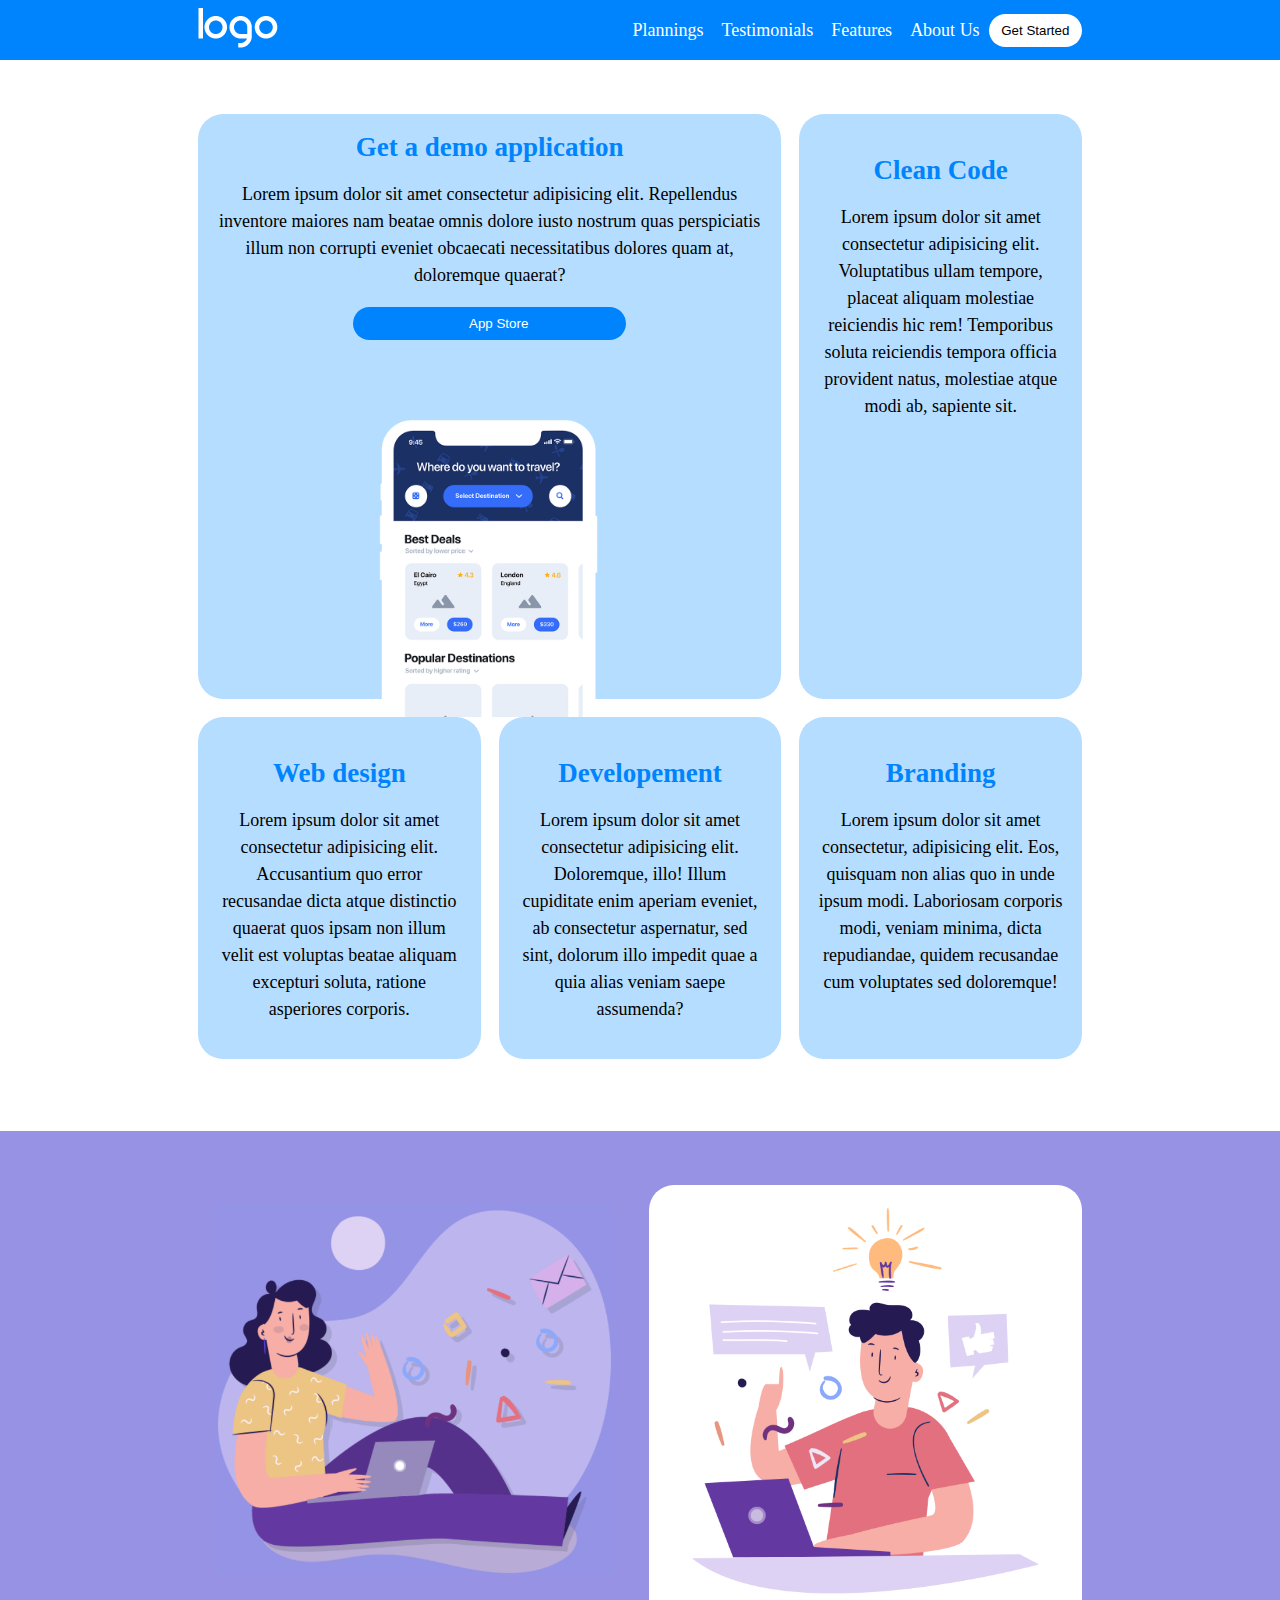
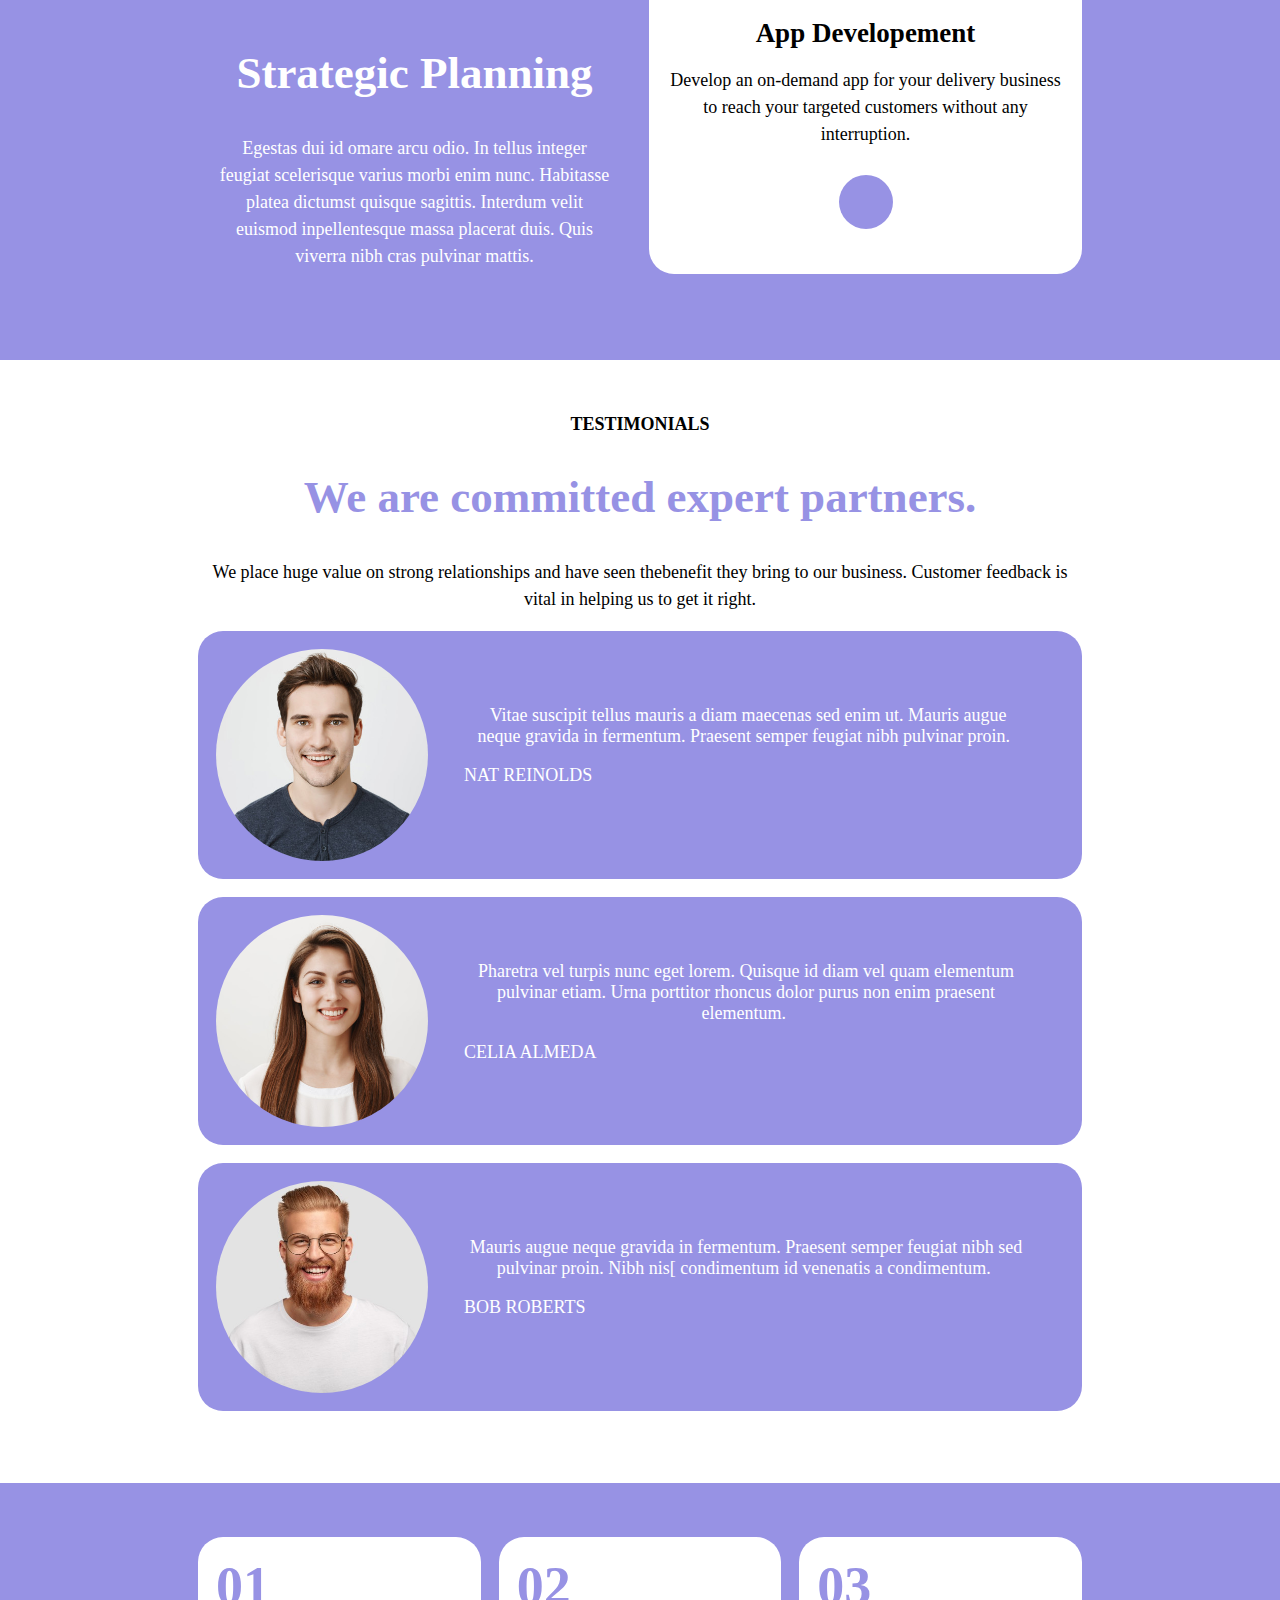
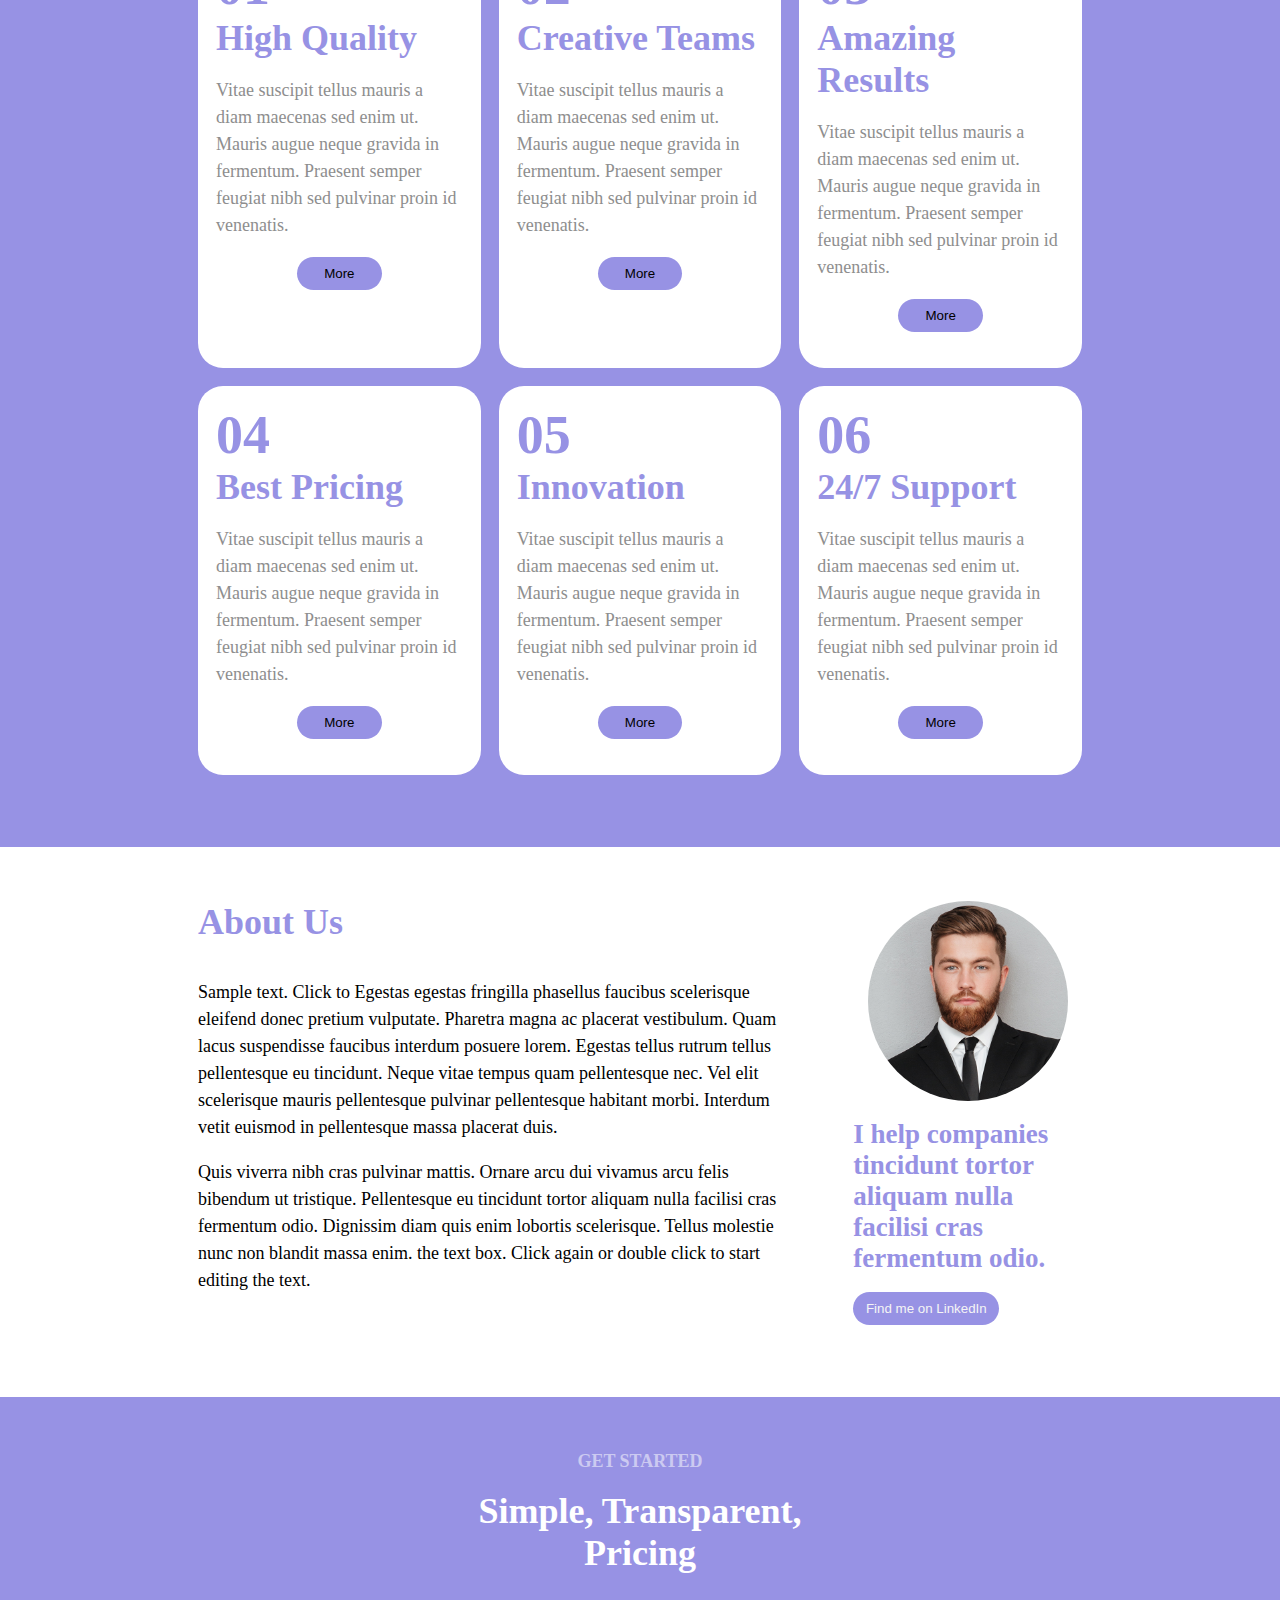
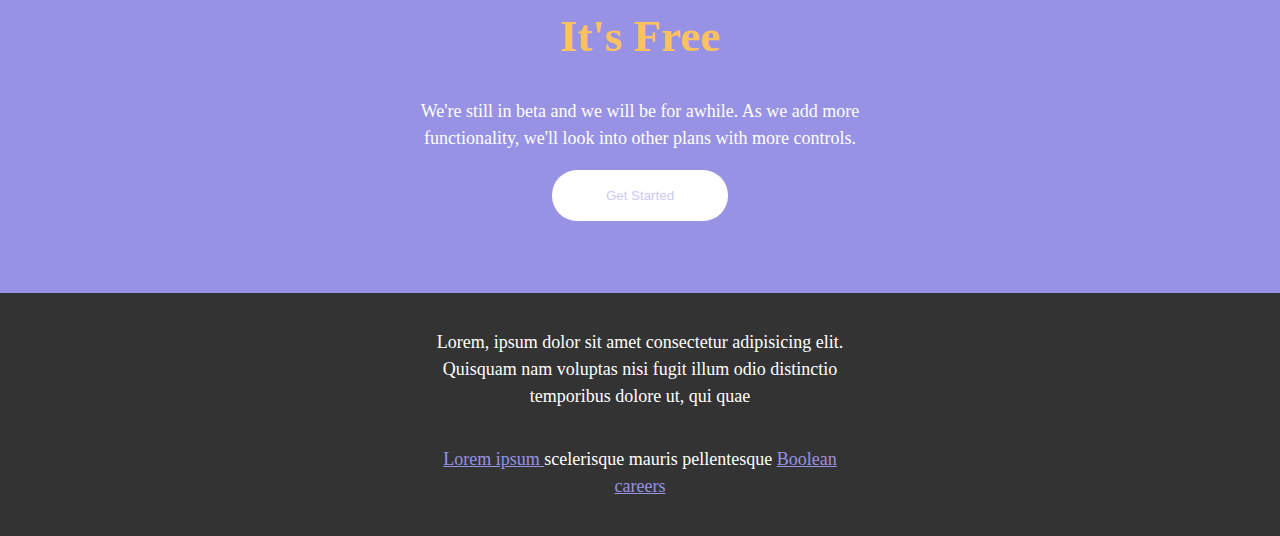
<file: index.html>
<!DOCTYPE html>
<html lang="en">
<head>
    <meta charset="UTF-8">
    <meta http-equiv="X-UA-Compatible" content="IE=edge">
    <meta name="viewport" content="width=device-width, initial-scale=1.0">
    <title>Responsive</title>
    <link rel="stylesheet" href="css/style.css">
    <link rel="stylesheet" href="css/media-style.css">
    <link rel="stylesheet" href="https://cdnjs.cloudflare.com/ajax/libs/font-awesome/6.2.0/css/all.min.css" integrity="sha512-xh6O/CkQoPOWDdYTDqeRdPCVd1SpvCA9XXcUnZS2FmJNp1coAFzvtCN9BmamE+4aHK8yyUHUSCcJHgXloTyT2A==" crossorigin="anonymous" referrerpolicy="no-referrer" />
</head>
<body>
    <header>
        <div class="container">
            <nav>
                <div class="logo">
                    <img src="img/logo.png" alt="Logo">
                </div>
                <div class="right-nav">
                    <a href="#">Plannings</a>
                    <a href="#">Testimonials</a>
                    <a href="#">Features</a>
                    <a href="#">About Us</a>
                    <button>Get Started</button>
                </div>
                <div class="hamburger">
                    <i class="fa-solid fa-bars"></i>
                </div>
            </nav>
        </div>
    </header>
    <main>
        <section>
            <div class="container">
                <div class="row">
                    <div class="col col-md-2-3">
                        <div class="card-lg-2-3 card">
                            <div class="description-container">
                                <h3>Get a demo application</h3>
                                <p>Lorem ipsum dolor sit amet consectetur adipisicing elit. Repellendus inventore maiores nam beatae omnis dolore iusto nostrum quas perspiciatis illum non corrupti eveniet obcaecati necessitatibus dolores quam at, doloremque quaerat?</p>
                                <button>
                                    <i class="fa-brands fa-apple"></i>
                                    App Store 
                                </button>
                            </div>
                            <div class="phone-img-container">
                                <img src="img/phone.png" alt="Phone picture">
                            </div>
                        </div>
                    </div>
                    <div class="col col-md-1-3">
                        <div class="card">
                            <i class="fa-solid fa-file-code"></i>
                            <h3>Clean Code</h3>
                            <p>Lorem ipsum dolor sit amet consectetur adipisicing elit. Voluptatibus ullam tempore, placeat aliquam molestiae reiciendis hic rem! Temporibus soluta reiciendis tempora officia provident natus, molestiae atque modi ab, sapiente sit.</p>
                        </div>
                    </div>
                    <div class="col col-md-1-3">
                        <div class="card">
                            <i class="fa-solid fa-compass-drafting"></i>
                            <h3>Web design</h3>
                            <p>Lorem ipsum dolor sit amet consectetur adipisicing elit. Accusantium quo error recusandae dicta atque distinctio quaerat quos ipsam non illum velit est voluptas beatae aliquam excepturi soluta, ratione asperiores corporis.</p>
                        </div>
                    </div>
                    <div class="col col-md-1-3">
                        <div class="card">
                            <i class="fa-solid fa-laptop-code"></i>
                            <h3>Developement</h3>
                            <p>Lorem ipsum dolor sit amet consectetur adipisicing elit. Doloremque, illo! Illum cupiditate enim aperiam eveniet, ab consectetur aspernatur, sed sint, dolorum illo impedit quae a quia alias veniam saepe assumenda?</p>
                        </div>
                    </div>
                    <div class="col col-md-1-3">
                        <div class="card">
                            <i class="fa-solid fa-bullhorn"></i>
                            <h3>Branding</h3>
                            <p>Lorem ipsum dolor sit amet consectetur, adipisicing elit. Eos, quisquam non alias quo in unde ipsum modi. Laboriosam corporis modi, veniam minima, dicta repudiandae, quidem recusandae cum voluptates sed doloremque!</p>
                        </div>
                    </div>

                </div>
            </div>
        </section>
        <section class=bg-violet>
            <div class="container">
                <div class="row">
                    <div class="col col-lg-1-2">
                        <div class="strategic-img-container">
                            <img src="img/planning1.png" alt="planning1">
                        </div>
                        <div class="description-planning">
                            <h1>Strategic Planning</h1>
                            <p>Egestas dui id omare arcu odio. In tellus integer feugiat scelerisque varius morbi enim nunc. Habitasse platea dictumst quisque sagittis. Interdum velit euismod inpellentesque massa placerat duis. Quis viverra nibh cras pulvinar mattis.</p>
                        </div>
                        
                    </div>
                    <div class="col col-lg-1-2">
                        <div class="strategic-img-container bg-white card">
                            <img src="img/planning2.png" alt="planning2">
                            <h3>App Developement</h3>
                            <p>Develop an on-demand app for your delivery business to reach your targeted customers without any interruption.</p>
                            <button><i class="fa-solid fa-arrow-down"></i></button>
                        </div>
                    </div>
                </div>
            </div>
        </section>
        <section>
            <div class="container">
                <div class="row">
                    <div class="col">
                        <h4>TESTIMONIALS</h4>
                        <h1 class="text-violet">We are committed expert partners.</h1>
                        <p>We place huge value on strong relationships and have seen thebenefit they bring to our business. Customer feedback is vital in helping us to get it right.</p>
                        <div class="card card-testimonial">
                            <div class="col-lg-1-4 col-md-1-3 testimonial-container">
                                    <img src="img/testimonial1.jpg" alt="">
                            </div>
                            <div class="col-lg-3-4 col-md-2-3 testimonial-description">
                                <i class="fa-solid fa-quote-left"></i> Vitae suscipit tellus mauris a diam maecenas sed enim ut. Mauris augue neque gravida in fermentum. Praesent semper feugiat nibh pulvinar proin. <i class="fa-solid fa-quote-right"></i>
                                <div class="testimonial-name">NAT REINOLDS</div>
                            </div>
                        </div>
                    </div>
                    <div class="col">
                        <div class="card card-testimonial">
                            <div class="col-lg-1-4 col-md-1-3 testimonial-container">
                                    <img src="img/testimonial2.jpg" alt="">
                            </div>
                            <div class="col-lg-3-4 col-md-2-3 testimonial-description">
                                <i class="fa-solid fa-quote-left"></i>Pharetra vel turpis nunc eget lorem. Quisque id diam vel quam elementum pulvinar etiam. Urna porttitor rhoncus dolor purus non enim praesent elementum. <i class="fa-solid fa-quote-right"></i>
                                <div class="testimonial-name">CELIA ALMEDA</div>
                            </div>
                        </div>
                    </div>
                    <div class="col">
                        <div class="card card-testimonial">
                            <div class="col-lg-1-4 col-md-1-3 testimonial-container">
                                    <img src="img/testimonial3.jpg" alt="">
                            </div>
                            <div class="col-lg-3-4 col-md-2-3 testimonial-description">
                                <i class="fa-solid fa-quote-left"></i>Mauris augue neque gravida in fermentum. Praesent semper feugiat nibh sed pulvinar proin. Nibh nis[ condimentum id venenatis a condimentum. <i class="fa-solid fa-quote-right"></i>
                                <div class="testimonial-name">BOB ROBERTS</div>
                            </div>
                        </div>
                    </div>
                    
                </div>
            </div>
        </section>
        <section class="bg-violet">
            <div class="container">
                <div class="row">
                    <div class="col col-md-1-2 col-1-3-lg">
                        <div class="card card-white">
                            <h1>01</h1>
                            <h2>High Quality</h2>
                            <p>Vitae suscipit tellus mauris a diam maecenas sed enim ut. Mauris augue neque gravida in fermentum. Praesent semper feugiat nibh sed pulvinar proin id venenatis.</p>
                            <button>More</button>
                        </div>
                    </div>
                    <div class="col col-md-1-2 col-1-3-lg">
                        <div class="card card-white">
                            <h1>02</h1>
                            <h2>Creative Teams</h2>
                            <p>Vitae suscipit tellus mauris a diam maecenas sed enim ut. Mauris augue neque gravida in fermentum. Praesent semper feugiat nibh sed pulvinar proin id venenatis.</p>
                            <button>More</button>
                        </div>
                    </div>
                    <div class="col col-md-1-2 col-1-3-lg">
                        <div class="card card-white">
                            <h1>03</h1>
                            <h2>Amazing Results</h2>
                            <p>Vitae suscipit tellus mauris a diam maecenas sed enim ut. Mauris augue neque gravida in fermentum. Praesent semper feugiat nibh sed pulvinar proin id venenatis.</p>
                            <button>More</button>
                        </div>
                    </div>
                    <div class="col col-md-1-2 col-1-3-lg">
                        <div class="card card-white">
                            <h1>04</h1>
                            <h2>Best Pricing</h2>
                            <p>Vitae suscipit tellus mauris a diam maecenas sed enim ut. Mauris augue neque gravida in fermentum. Praesent semper feugiat nibh sed pulvinar proin id venenatis.</p>
                            <button>More</button>
                        </div>
                    </div>
                    <div class="col col-md-1-2 col-1-3-lg">
                        <div class="card card-white">
                            <h1>05</h1>
                            <h2>Innovation</h2>
                            <p>Vitae suscipit tellus mauris a diam maecenas sed enim ut. Mauris augue neque gravida in fermentum. Praesent semper feugiat nibh sed pulvinar proin id venenatis.</p>
                            <button>More</button>
                        </div>
                    </div>
                    <div class="col col-md-1-2 col-1-3-lg">
                        <div class="card card-white">
                            <h1>06</h1>
                            <h2>24/7 Support</h2>
                            <p>Vitae suscipit tellus mauris a diam maecenas sed enim ut. Mauris augue neque gravida in fermentum. Praesent semper feugiat nibh sed pulvinar proin id venenatis.</p>
                            <button>More</button>
                        </div>
                    </div>

                </div>
            </div>
        </section>
        <section>
            <div class="container">
                <div class="row">
                    <div class="col col-md-1-2 col-2-3-lg about-us">
                        <h2>About Us</h2>
                        <p>Sample text. Click to Egestas egestas fringilla phasellus faucibus scelerisque eleifend donec pretium vulputate. Pharetra magna ac placerat vestibulum. Quam lacus suspendisse faucibus interdum posuere lorem. Egestas tellus rutrum tellus pellentesque eu tincidunt. Neque vitae tempus quam pellentesque nec. Vel elit scelerisque mauris pellentesque pulvinar pellentesque habitant morbi. Interdum vetit euismod in pellentesque massa placerat duis.</p>
                        <p>Quis viverra nibh cras pulvinar mattis. Ornare arcu dui vivamus arcu felis bibendum ut tristique. Pellentesque eu tincidunt tortor aliquam nulla facilisi cras fermentum odio. Dignissim diam quis enim lobortis scelerisque. Tellus molestie nunc non blandit massa enim. the text box. Click again or double click to start editing the text.</p>
                    </div>
                    <div class="col col-md-1-2 col-1-3-lg">
                        <div class="testimonial-container about">
                            <div class="img-about-us">
                                <img src="img/about.jpg" alt="">
                                <i class="fa-solid fa-quote-left"></i>
                            </div>
                            <div class="bio-about">
                                <h3>I help companies tincidunt tortor aliquam nulla facilisi cras fermentum odio.</h3>
                                <button>
                                    <i class="fa-brands fa-linkedin"></i>
                                    Find me on LinkedIn
                                </button>
                            </div>
                        </div>
                    </div>
                </div>
            </div>
        </section>
        <section class="bg-violet">
            <div class="container">

                <div class="pre-footer-container">
                    <div class="col-container">
                        <h4>GET STARTED</h4>
                        <h2>Simple, Transparent, Pricing</h2>
                        <h1>It's Free</h1>
                        <p>We're still in beta and we will be for awhile. As we add more functionality, we'll look into other plans with more controls.</p>
                        <button>Get Started</button>
                        <div class="copyright"> </div>
                    </div>
                </div>
            </div>

        </section>
        <footer>
            <div class="container">
                <div class="pre-footer-container">
                    <div class="col-container">
                        <div class="col-center">
                            <p> Lorem, ipsum dolor sit amet consectetur adipisicing elit. Quisquam nam voluptas nisi fugit illum odio distinctio temporibus dolore ut, qui quae</p>
                            <p>
                                <a href="#"> Lorem ipsum </a>scelerisque mauris pellentesque <a href="#"> Boolean careers </a>
                            </p>
                            
                        </div>
                    </div>
                </div>
            </div>
        </footer>

    </main>
</body>
</html>
</file>
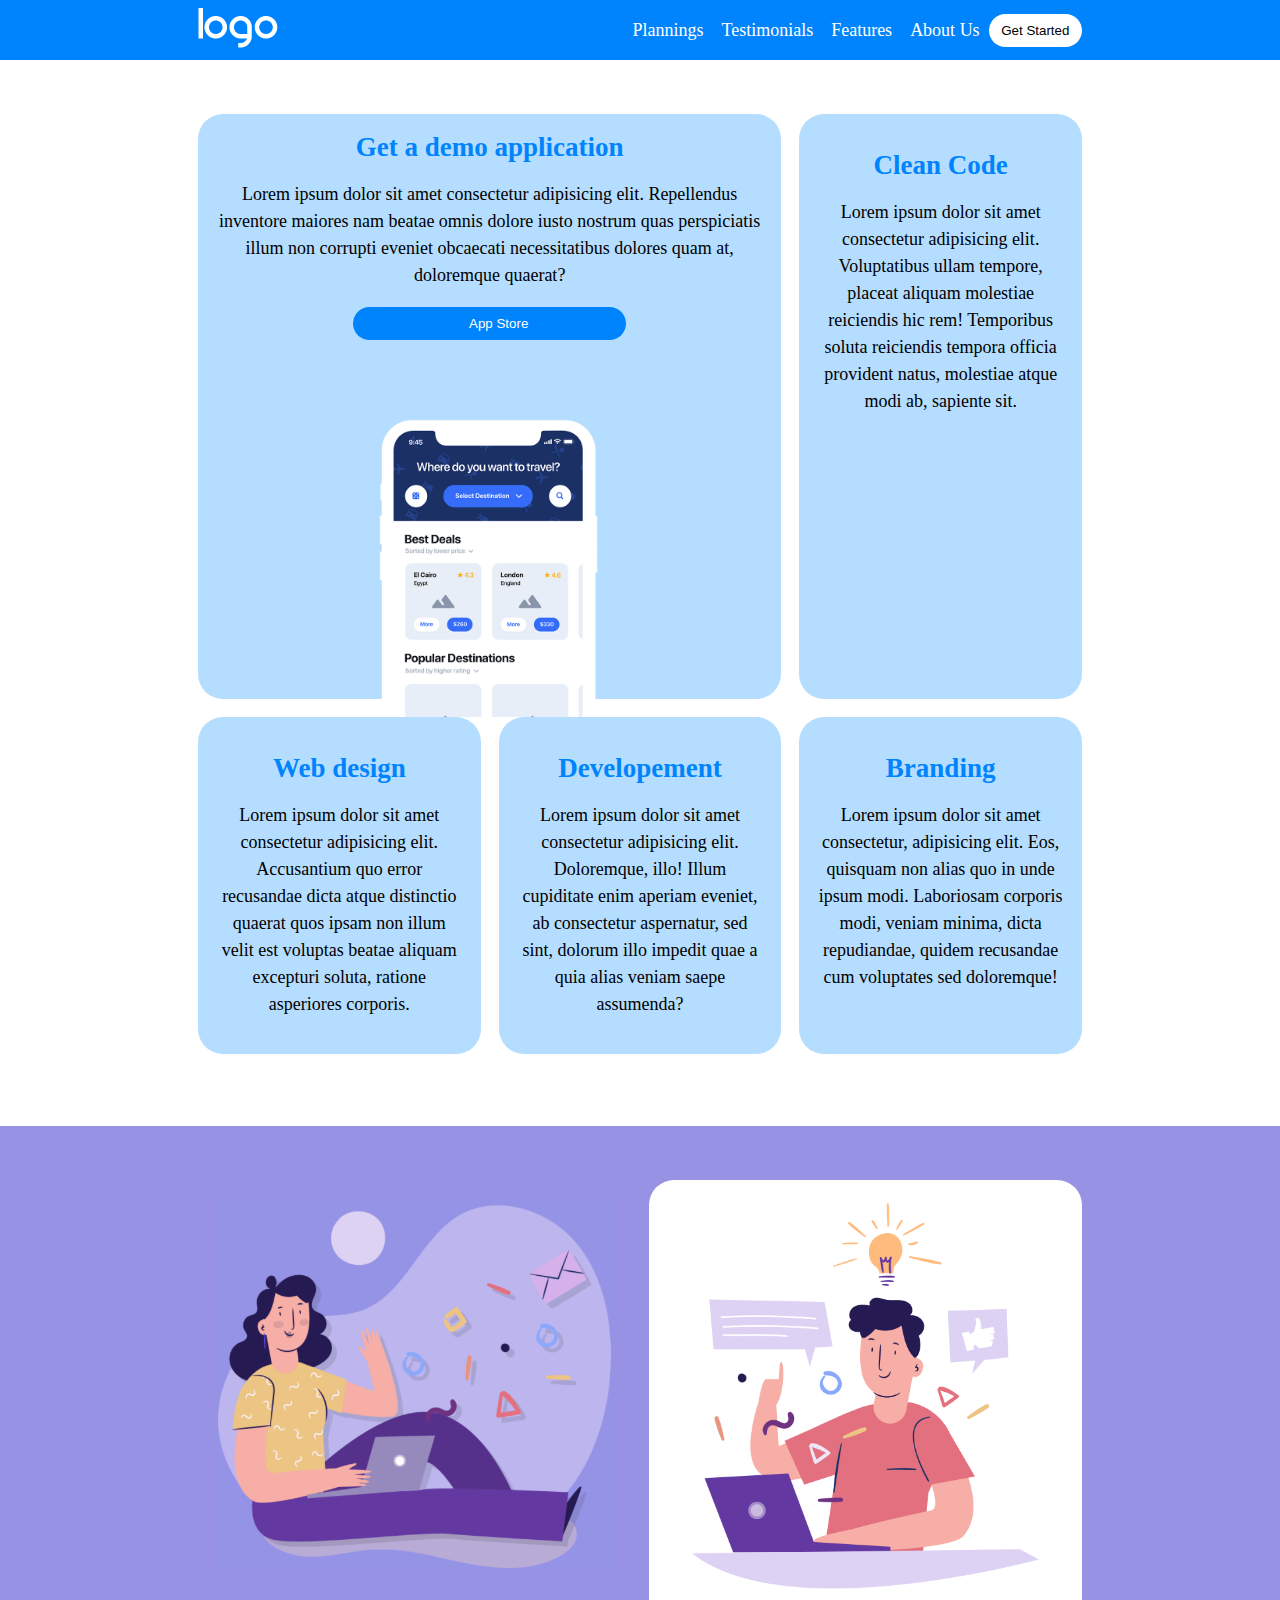
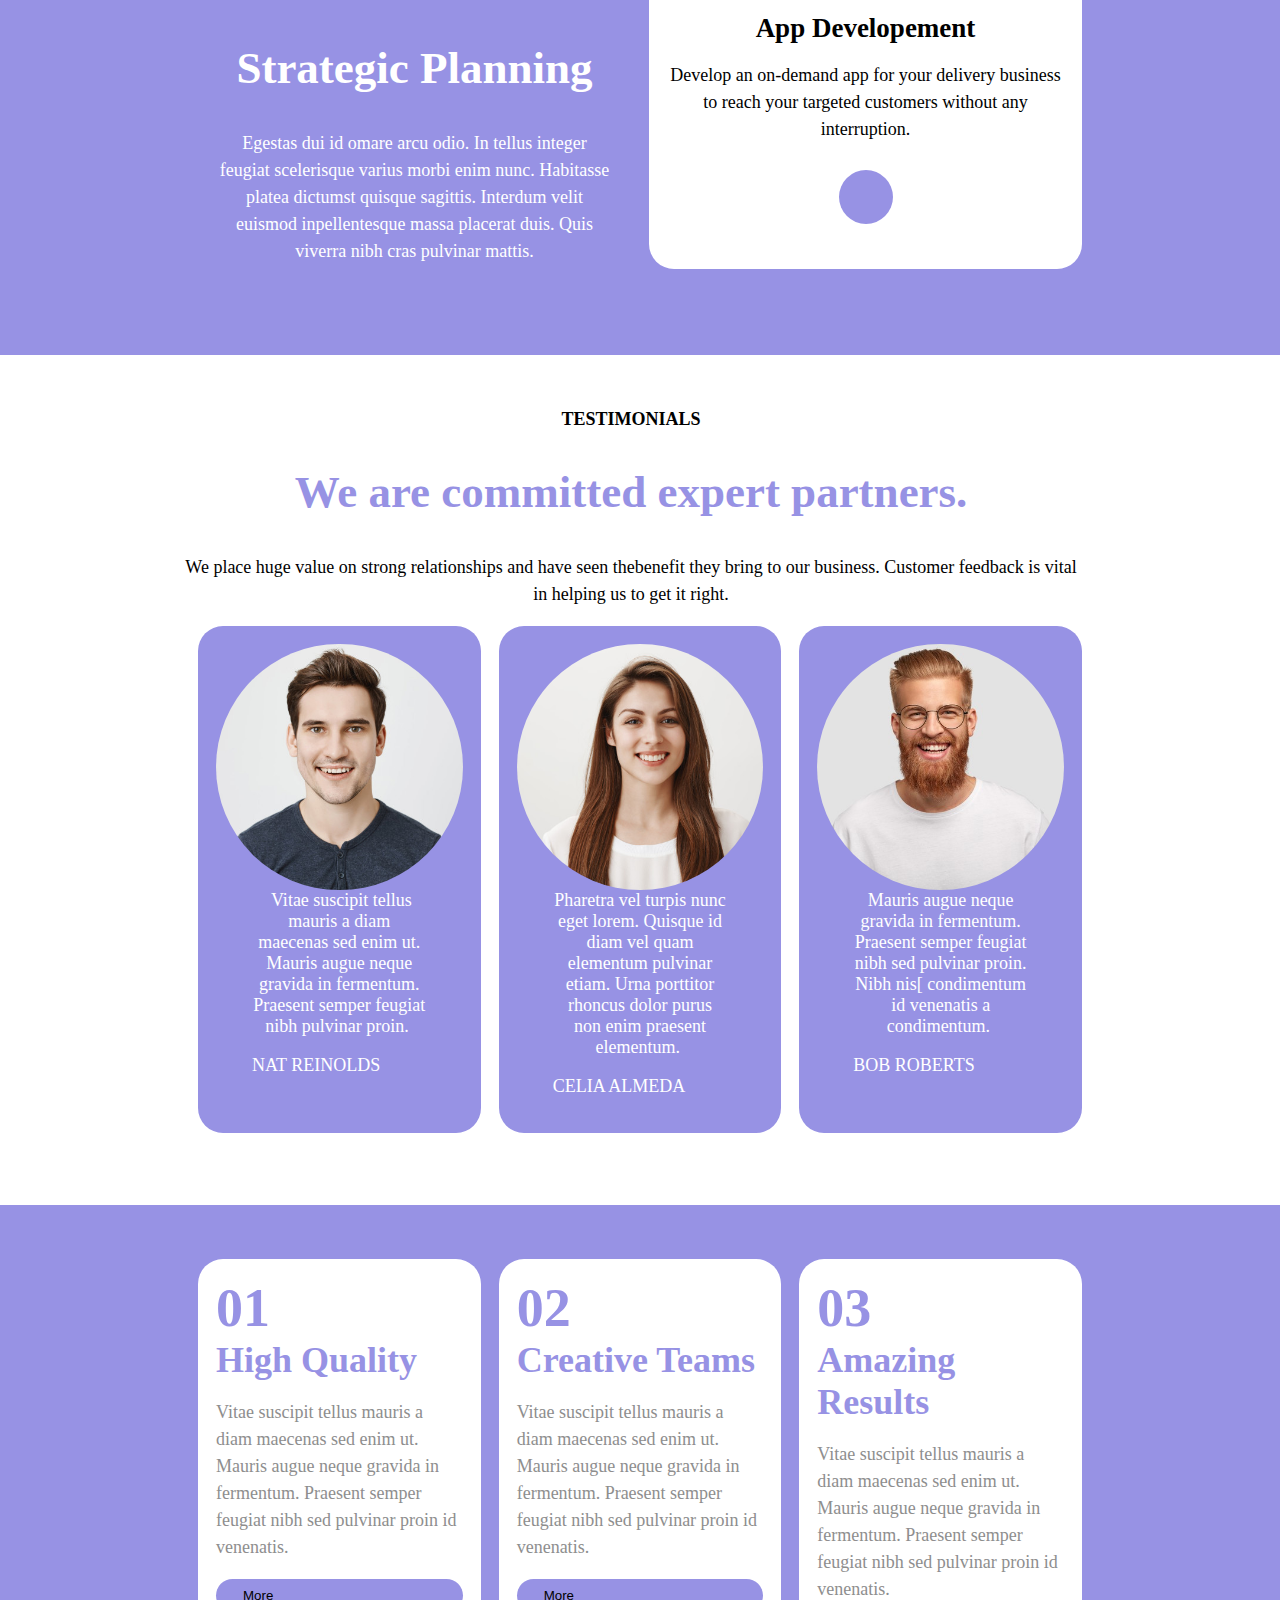
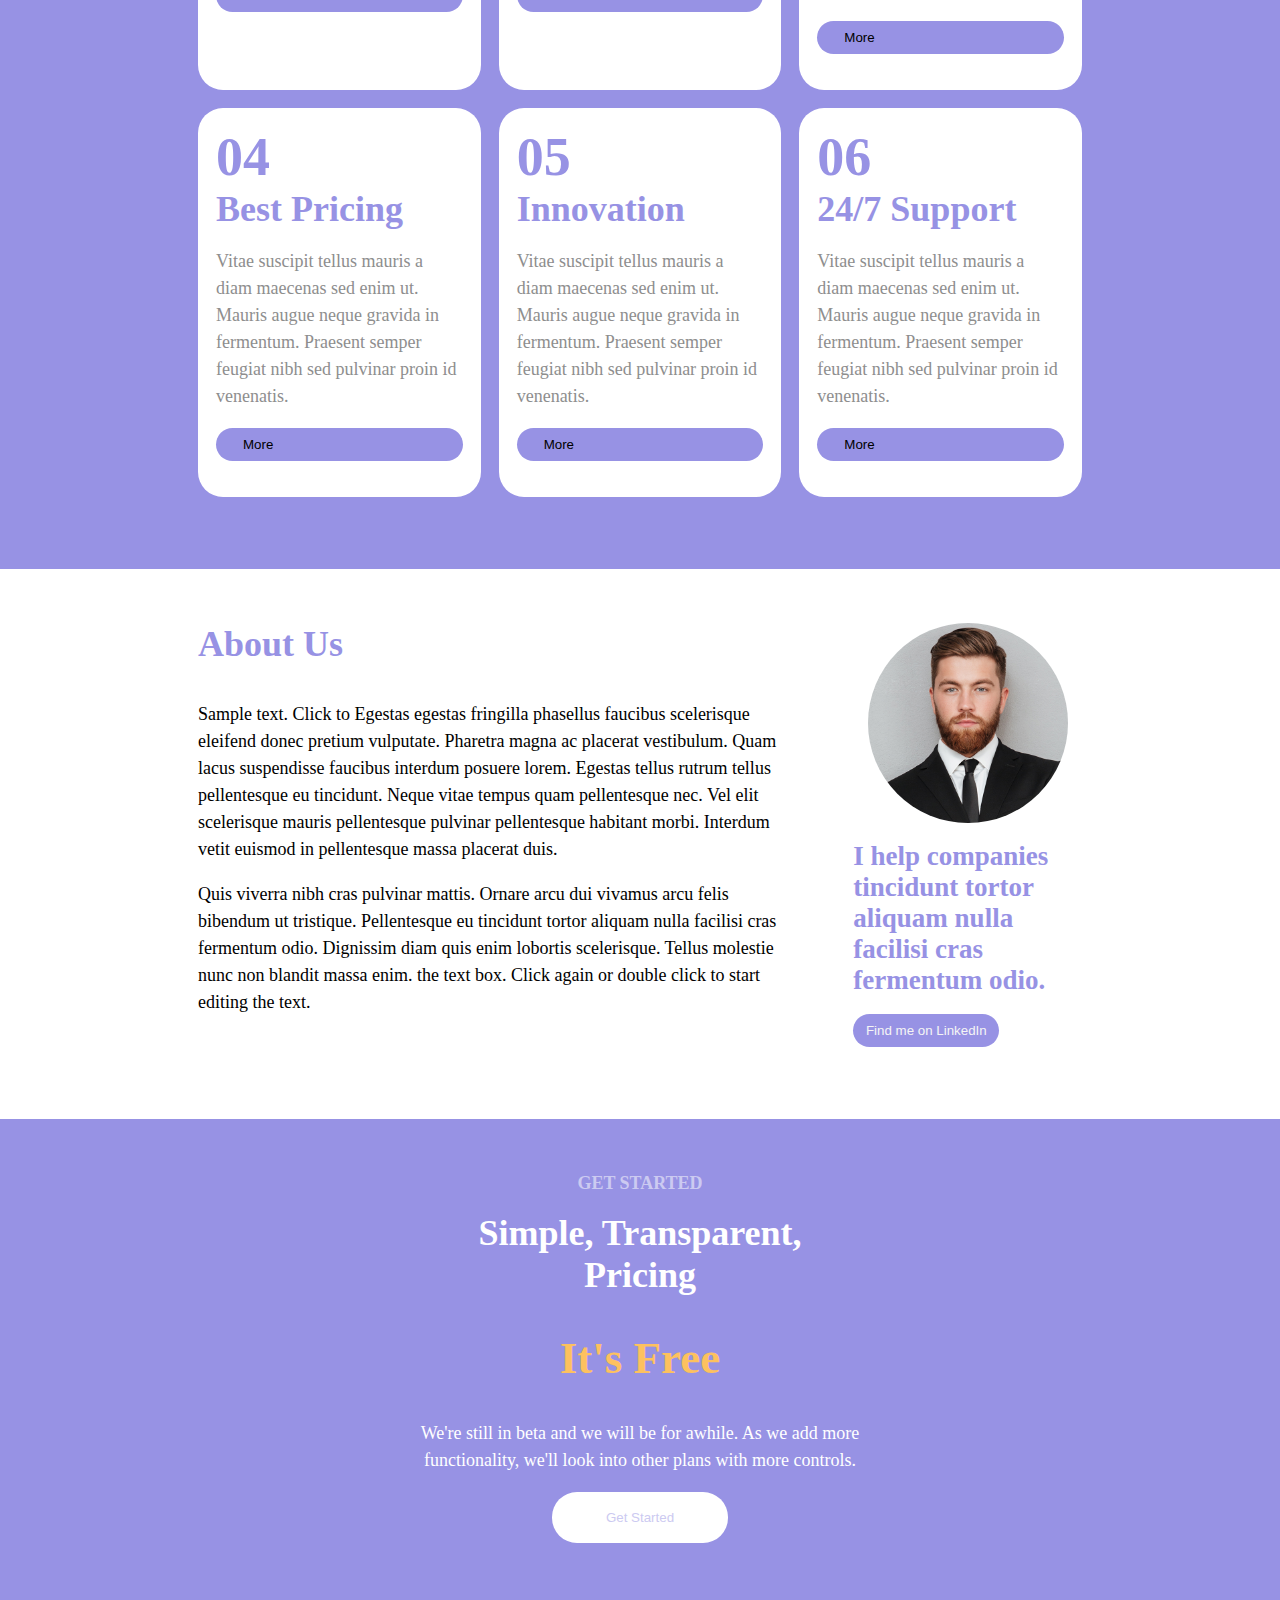
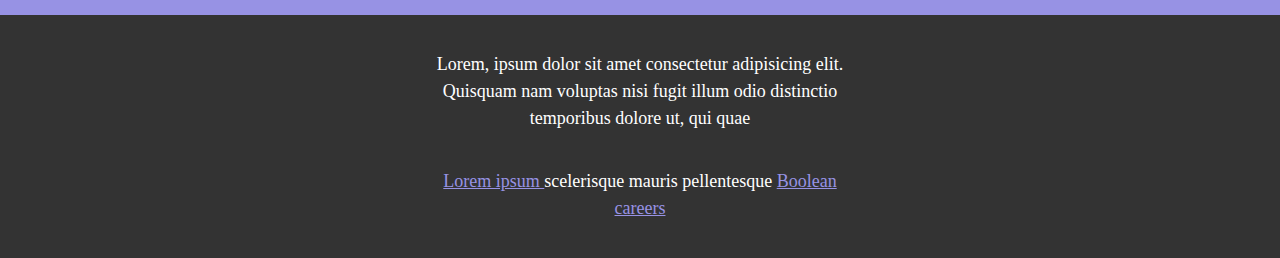
<file: bonus.html>
<!DOCTYPE html>
<html lang="en">
<head>
    <meta charset="UTF-8">
    <meta http-equiv="X-UA-Compatible" content="IE=edge">
    <meta name="viewport" content="width=device-width, initial-scale=1.0">
    <title>Responsive</title>
    <link rel="stylesheet" href="css/style.css">
    <link rel="stylesheet" href="https://cdnjs.cloudflare.com/ajax/libs/font-awesome/6.2.0/css/all.min.css" integrity="sha512-xh6O/CkQoPOWDdYTDqeRdPCVd1SpvCA9XXcUnZS2FmJNp1coAFzvtCN9BmamE+4aHK8yyUHUSCcJHgXloTyT2A==" crossorigin="anonymous" referrerpolicy="no-referrer" />
    <link rel="stylesheet" href="css/bonus.css">
    
    
</head>
<body>
    <header>
        <div class="container">
            <nav>
                <div class="logo">
                    <img src="img/logo.png" alt="Logo">
                </div>
                <div class="right-nav">
                    <a href="#">Plannings</a>
                    <a href="#">Testimonials</a>
                    <a href="#">Features</a>
                    <a href="#">About Us</a>
                    <button>Get Started</button>
                </div>
                <div class="hamburger">
                    <label>
                        <i class="fa-solid fa-bars"></i>
                        <input type="checkbox">
                        <div class="menu">
                            <ul>
                                <li><a href="#"> Plannings </a></li>
                                <li><a href="#"> Testimonials </a></li>
                                <li><a href="#"> Features </a></li>
                                <li><a href="#"> About Us </a></li>
                                <li><a href="#"> Get Started </a></li>
                            </ul>
                        </div>
                    </label>
                </div>
            </nav>
        </div>
    </header>
    <main>
        <section>
            <div class="container">
                <div class="row">
                    <div class="col col-md-2-3 ">
                        <div class="card-lg-2-3 card .col-sm-100">
                            <div class="description-container">
                                <h3>Get a demo application</h3>
                                <p>Lorem ipsum dolor sit amet consectetur adipisicing elit. Repellendus inventore maiores nam beatae omnis dolore iusto nostrum quas perspiciatis illum non corrupti eveniet obcaecati necessitatibus dolores quam at, doloremque quaerat?</p>
                                <button>
                                    <i class="fa-brands fa-apple"></i>
                                    App Store 
                                </button>
                            </div>
                            <div class="phone-img-container">
                                <img src="img/phone.png" alt="Phone picture">
                            </div>
                        </div>
                    </div>
                    <div class="col col-sm-50 col-md-1-3 ">
                        <div class="card">
                            <i class="fa-solid fa-file-code"></i>
                            <h3>Clean Code</h3>
                            <p>Lorem ipsum dolor sit amet consectetur adipisicing elit. Voluptatibus ullam tempore, placeat aliquam molestiae reiciendis hic rem! Temporibus soluta reiciendis tempora officia provident natus, molestiae atque modi ab, sapiente sit.</p>
                        </div>
                    </div>
                    <div class="col col-sm-50 col-md-1-3">
                        <div class="card">
                            <i class="fa-solid fa-compass-drafting"></i>
                            <h3>Web design</h3>
                            <p>Lorem ipsum dolor sit amet consectetur adipisicing elit. Accusantium quo error recusandae dicta atque distinctio quaerat quos ipsam non illum velit est voluptas beatae aliquam excepturi soluta, ratione asperiores corporis.</p>
                        </div>
                    </div>
                    <div class="col col-sm-50 col-md-1-3">
                        <div class="card">
                            <i class="fa-solid fa-laptop-code"></i>
                            <h3>Developement</h3>
                            <p>Lorem ipsum dolor sit amet consectetur adipisicing elit. Doloremque, illo! Illum cupiditate enim aperiam eveniet, ab consectetur aspernatur, sed sint, dolorum illo impedit quae a quia alias veniam saepe assumenda?</p>
                        </div>
                    </div>
                    <div class="col col-sm-50 col-md-1-3">
                        <div class="card">
                            <i class="fa-solid fa-bullhorn"></i>
                            <h3>Branding</h3>
                            <p>Lorem ipsum dolor sit amet consectetur, adipisicing elit. Eos, quisquam non alias quo in unde ipsum modi. Laboriosam corporis modi, veniam minima, dicta repudiandae, quidem recusandae cum voluptates sed doloremque!</p>
                        </div>
                    </div>

                </div>
            </div>
        </section>
        <section class=bg-violet>
            <div class="container">
                <div class="row">
                    <div class="col col-md-1-2 col-lg-1-2 col-sm-100">
                        <div class="strategic-img-container">
                            <img src="img/planning1.png" alt="planning1">
                        </div>
                        <div class="description-planning">
                            <h1>Strategic Planning</h1>
                            <p>Egestas dui id omare arcu odio. In tellus integer feugiat scelerisque varius morbi enim nunc. Habitasse platea dictumst quisque sagittis. Interdum velit euismod inpellentesque massa placerat duis. Quis viverra nibh cras pulvinar mattis.</p>
                        </div>
                        
                    </div>
                    <div class="col col-md-1-2 col-lg-1-2 col-sm-100">
                        <div class="strategic-img-container bg-white card">
                            <img src="img/planning2.png" alt="planning2">
                            <h3>App Developement</h3>
                            <p>Develop an on-demand app for your delivery business to reach your targeted customers without any interruption.</p>
                            <button><i class="fa-solid fa-arrow-down"></i></button>
                        </div>
                    </div>
                </div>
            </div>
        </section>
        <section>
            <div class="container">
                <div class="row">
                    <div class="introduction-testimonial">
                        <h4>TESTIMONIALS</h4>
                        <h1 class="text-violet">We are committed expert partners.</h1>
                        <p>We place huge value on strong relationships and have seen thebenefit they bring to our business. Customer feedback is vital in helping us to get it right.</p>
                    </div>
                    
                    <div class="col col-el-1-3">
                        <div class="card card-testimonial">
                            <div class="col-lg-1-4 col-md-1-3 testimonial-container">
                                    <img src="img/testimonial1.jpg" alt="">
                            </div>
                            <div class="col-lg-3-4 col-md-2-3 testimonial-description">
                                <i class="fa-solid fa-quote-left"></i> Vitae suscipit tellus mauris a diam maecenas sed enim ut. Mauris augue neque gravida in fermentum. Praesent semper feugiat nibh pulvinar proin. <i class="fa-solid fa-quote-right"></i>
                                <div class="testimonial-name">NAT REINOLDS</div>
                            </div>
                        </div>
                    </div>
                    <div class="col col-el-1-3">
                        <div class="card card-testimonial">
                            <div class="col-lg-1-4 col-md-1-3 testimonial-container">
                                    <img src="img/testimonial2.jpg" alt="">
                            </div>
                            <div class="col-lg-3-4 col-md-2-3 testimonial-description">
                                <i class="fa-solid fa-quote-left"></i>Pharetra vel turpis nunc eget lorem. Quisque id diam vel quam elementum pulvinar etiam. Urna porttitor rhoncus dolor purus non enim praesent elementum. <i class="fa-solid fa-quote-right"></i>
                                <div class="testimonial-name">CELIA ALMEDA</div>
                            </div>
                        </div>
                    </div>
                    <div class="col col-el-1-3">
                        <div class="card card-testimonial">
                            <div class="col-lg-1-4 col-md-1-3 testimonial-container">
                                    <img src="img/testimonial3.jpg" alt="">
                            </div>
                            <div class="col-lg-3-4 col-md-2-3 testimonial-description">
                                <i class="fa-solid fa-quote-left"></i>Mauris augue neque gravida in fermentum. Praesent semper feugiat nibh sed pulvinar proin. Nibh nis[ condimentum id venenatis a condimentum. <i class="fa-solid fa-quote-right"></i>
                                <div class="testimonial-name">BOB ROBERTS</div>
                            </div>
                        </div>
                    </div>
                    
                </div>
            </div>
        </section>
        <section class="bg-violet">
            <div class="container">
                <div class="row">
                    <div class="col col-md-1-2 col-1-3-lg">
                        <div class="card card-white">
                            <h1>01</h1>
                            <h2>High Quality</h2>
                            <p>Vitae suscipit tellus mauris a diam maecenas sed enim ut. Mauris augue neque gravida in fermentum. Praesent semper feugiat nibh sed pulvinar proin id venenatis.</p>
                            <button>More</button>
                        </div>
                    </div>
                    <div class="col col-md-1-2 col-1-3-lg">
                        <div class="card card-white">
                            <h1>02</h1>
                            <h2>Creative Teams</h2>
                            <p>Vitae suscipit tellus mauris a diam maecenas sed enim ut. Mauris augue neque gravida in fermentum. Praesent semper feugiat nibh sed pulvinar proin id venenatis.</p>
                            <button>More</button>
                        </div>
                    </div>
                    <div class="col col-md-1-2 col-1-3-lg">
                        <div class="card card-white">
                            <h1>03</h1>
                            <h2>Amazing Results</h2>
                            <p>Vitae suscipit tellus mauris a diam maecenas sed enim ut. Mauris augue neque gravida in fermentum. Praesent semper feugiat nibh sed pulvinar proin id venenatis.</p>
                            <button>More</button>
                        </div>
                    </div>
                    <div class="col col-md-1-2 col-1-3-lg">
                        <div class="card card-white">
                            <h1>04</h1>
                            <h2>Best Pricing</h2>
                            <p>Vitae suscipit tellus mauris a diam maecenas sed enim ut. Mauris augue neque gravida in fermentum. Praesent semper feugiat nibh sed pulvinar proin id venenatis.</p>
                            <button>More</button>
                        </div>
                    </div>
                    <div class="col col-md-1-2 col-1-3-lg">
                        <div class="card card-white">
                            <h1>05</h1>
                            <h2>Innovation</h2>
                            <p>Vitae suscipit tellus mauris a diam maecenas sed enim ut. Mauris augue neque gravida in fermentum. Praesent semper feugiat nibh sed pulvinar proin id venenatis.</p>
                            <button>More</button>
                        </div>
                    </div>
                    <div class="col col-md-1-2 col-1-3-lg">
                        <div class="card card-white">
                            <h1>06</h1>
                            <h2>24/7 Support</h2>
                            <p>Vitae suscipit tellus mauris a diam maecenas sed enim ut. Mauris augue neque gravida in fermentum. Praesent semper feugiat nibh sed pulvinar proin id venenatis.</p>
                            <button>More</button>
                        </div>
                    </div>

                </div>
            </div>
        </section>
        <section>
            <div class="container">
                <div class="row">
                    <div class="col col-md-1-2 col-2-3-lg about-us">
                        <h2>About Us</h2>
                        <p>Sample text. Click to Egestas egestas fringilla phasellus faucibus scelerisque eleifend donec pretium vulputate. Pharetra magna ac placerat vestibulum. Quam lacus suspendisse faucibus interdum posuere lorem. Egestas tellus rutrum tellus pellentesque eu tincidunt. Neque vitae tempus quam pellentesque nec. Vel elit scelerisque mauris pellentesque pulvinar pellentesque habitant morbi. Interdum vetit euismod in pellentesque massa placerat duis.</p>
                        <p>Quis viverra nibh cras pulvinar mattis. Ornare arcu dui vivamus arcu felis bibendum ut tristique. Pellentesque eu tincidunt tortor aliquam nulla facilisi cras fermentum odio. Dignissim diam quis enim lobortis scelerisque. Tellus molestie nunc non blandit massa enim. the text box. Click again or double click to start editing the text.</p>
                    </div>
                    <div class="col col-md-1-2 col-1-3-lg">
                        <div class="testimonial-container about">
                            <div class="img-about-us">
                                <img src="img/about.jpg" alt="">
                                <i class="fa-solid fa-quote-left"></i>
                            </div>
                            <div class="bio-about">
                                <h3>I help companies tincidunt tortor aliquam nulla facilisi cras fermentum odio.</h3>
                                <button>
                                    <i class="fa-brands fa-linkedin"></i>
                                    Find me on LinkedIn
                                </button>
                            </div>
                        </div>
                    </div>
                </div>
            </div>
        </section>
        <section class="bg-violet">
            <div class="container">

                <div class="pre-footer-container">
                    <div class="col-container">
                        <h4>GET STARTED</h4>
                        <h2>Simple, Transparent, Pricing</h2>
                        <h1>It's Free</h1>
                        <p>We're still in beta and we will be for awhile. As we add more functionality, we'll look into other plans with more controls.</p>
                        <button>Get Started</button>
                        <div class="copyright"> </div>
                    </div>
                </div>
            </div>

        </section>
        <footer>
            <div class="container">
                <div class="pre-footer-container">
                    <div class="col-container">
                        <div class="col-center">
                            <p> Lorem, ipsum dolor sit amet consectetur adipisicing elit. Quisquam nam voluptas nisi fugit illum odio distinctio temporibus dolore ut, qui quae</p>
                            <p>
                                <a href="#"> Lorem ipsum </a>scelerisque mauris pellentesque <a href="#"> Boolean careers </a>
                            </p>
                            
                        </div>
                    </div>
                </div>
            </div>
        </footer>

    </main>
</body>
</html>
</file>
<file: css/style.css>
:root {
    --color-primary: #0084fd;
    --color-secondary: #b5ddff;
    --color-bg-section: #9792e4;
    --spacer-description: 1rem;
}

* {
    padding: 0;
    margin: 0;
    box-sizing: border-box;
}

html {
    font-size: 14px;
}

.container {
    max-width: 920px;
    margin: auto;
    padding: 0rem 1rem;
    height: 100%;
}

main {
    padding-top: 60px;
}

section {
    padding: 3rem 0rem;

}

/* navbar */

header {
    width: 100%;
    height: 60px;
    background-color: var(--color-primary);
    position: fixed;
    z-index: 10;
}

nav {
    display: flex;
    justify-content: space-between;
    align-items: center;
    height: 100%;
}

button {
    padding: .5rem .7rem;
    border-radius: 25px;
    border: none;
    background-color: white;
}

h1 {
    font-size: 2.5rem;
    color: white;
    margin: 2rem 0rem;
}

h2 {
    color: var(--color-bg-section);
    font-size: 2rem;
    margin-bottom: 2rem;
}

h3 {
    font-size: 1.5rem;
    color: var(--color-primary);
}

p {
    line-height: 1.5rem;
}

.text-violet {
    color: var(--color-bg-section);
}

.fa-solid {
    color: var(--color-primary);
    font-size: 4rem;
    display: inline-block;
}

.right-nav {
    height: 100%;
    align-items: center;
    display: none;
}

.right-nav>a {
    display: inline-block;
    height: 100%;
    align-items: center;
    display: flex;
    padding: .5rem .5rem;
    text-decoration: none;
    cursor: pointer;
    color: white;
}

.hamburger {
    display: block;
}

nav .fa-solid.fa-bars {
    color: white;
    padding: var(--spacer-description);
    font-size: 1rem;
}

/* Prima Sezione */

.row {
    display: flex;
    flex-wrap: wrap;
}


.col {
    width: 100%;
    padding-bottom: var(--spacer-description);
    text-align: center;
}

.col-md-1-3 {
    display: flex;
}

.col-1-3-lg {
    display: flex;
}


.card-2-3 {
    background-color: var(--color-secondary);
    border-radius: 25px;
    border: 1px dashed black;
    padding: 1rem;
    height: 100%;
}

.card {
    background-color: var(--color-secondary);
    border-radius: 25px;
    padding: 1rem;
}

.card .description-container>* {
    margin-bottom: var(--spacer-description);
}

.card>* {
    margin-bottom: 1rem;
}

.phone-img-container img {
    display: block;
    position: relative;
    bottom: -2rem;
    width: 100%;
    margin: auto;
}

.fa-apple {
    padding: 0rem .5rem;
}

.description-container button {
    width: 50%;
    background-color: var(--color-primary);
    color: white;
}

/* Seconda sezione */

.bg-white {
    background-color: white;
}

.bg-violet {
    background-color: var(--color-bg-section);
}

.strategic-img-container,
.description-planning {
    padding: 1rem;
    color: white;
    display: flex;
    flex-direction: column;
    align-items: center;
}

.strategic-img-container img {
    width: 100%;
    display: block;
}

.strategic-img-container * {
    color: black;
}

section .strategic-img-container button {
    display: flex;
    justify-content: center;
    cursor: pointer;
    align-items: center;
}

section .strategic-img-container button i {
    font-size: 1rem;
    background-color: var(--color-bg-section);
    padding: 1.5rem;
    border-radius: 50%;
    aspect-ratio: 1/1;
    display: block;
}

/* Terza Sezione */

.introduction-testimonial {
    text-align: center;
    margin-bottom: 1rem;
}

.testimonial-container {
    flex-basis: 100%;
    margin: 0;
}

.testimonial-container img {
    display: block;
    width: 100px;
    height: 100px;
    border-radius: 50%;
    object-fit: cover;
}

.card-testimonial {
    display: flex;
    align-items: center;
    background-color: var(--color-bg-section);
    flex-direction: column;
}

.card-testimonial>* {
    color: white;
}

.grow-item {
    flex-grow: 1;
}

.testimonial-name {
    margin-top: 1rem;
    display: flex;
    justify-content: flex-start;
}

.col>p {
    margin-bottom: 1rem;
}

.fa-quote-right,
.fa-quote-left {
    color: white;
    font-size: 1.5rem;
}

.testimonial-description {
    flex-grow: 1;
    padding: 0rem 2rem;
}

/* Quarta Sezione */
.card-white {
    background-color: white;
}

.card-white>* {
    text-align: left;
}


.card-white h1 {
    color: var(--color-bg-section);
    font-size: 3rem;
    margin: 0;
}

.card-white h2 {
    color: var(--color-bg-section);
}

.card-white p {
    color: #8e8e8e;

}

.card-white button {
    background-color: var(--color-bg-section);
    padding: .5rem 1.5rem;
}

.about-us {
    text-align: left;
}

.img-about-us {
    width: 100px;
    aspect-ratio: 1/1;
    position: relative;

}

.img-about-us img {
    display: block;
}

.img-about-us i {
    position: absolute;
    font-size: 3rem;
    color: var(--color-bg-section);
    right: 0%;
    top: 0;
}



.bio-about>* {
    margin-top: 1rem;
    text-align: left;
    color: var(--color-bg-section);
}

.bio-about button {
    color: whitesmoke;
    background-color: var(--color-bg-section);
    display: flex;
    justify-content: flex-start;
}

/* Quinta Sezione */


.col-container {
    width: 50%;
    text-align: center;
}

.pre-footer-container {
    display: flex;
    justify-content: center;
}

.pre-footer-container h4 {
    color: #cccaf1;
}

.pre-footer-container h2 {
    color: white;
    margin-top: 1rem;
}

.pre-footer-container h1 {
    color: #fdc15f;
}

.pre-footer-container p {
    color: white;
}

.pre-footer-container button {
    padding: 1rem 3rem;
    color: #cccaf1;
    margin: 1rem 0rem;
}

.pre-footer-container .copyright {
    color: white;
    font-size: 0.7rem;
}

footer {
    background-color: #333333;
    color: white;
}

footer p {
    margin: 2rem 0rem;
}

footer a {
    color: var(--color-bg-section);
}
</file>
<file: css/media-style.css>
@media screen and (min-width:560px) {

    .col-sm-100 {
        flex-basis: 100%;
    }

    .col-sm-50 {
        flex-basis: calc(100% / 2);
    }
}

@media screen and (min-width:768px) {
    html {
        font-size: 16px;
    }

    .col-md-2-3 {
        flex-basis: calc(100% / 3 * 2);
    }

    .col-md-1-3 {
        flex-basis: calc(100% / 3);
    }

    .col {
        padding-left: var(--spacer-description);
    }

    .row {
        margin-left: -1rem;
    }

    .col-md-1-2 {
        flex-basis: 50%;
    }

    .phone-img-container {
        width: calc(100% / 2);
        margin: auto;
    }

    .card-testimonial {
        flex-direction: row;
    }

    .testimonial-container img {
        width: 100%;
        height: 100%;
        aspect-ratio: 1/1;
    }

    .img-about-us {
        margin: auto;
    }

    .img-about-us {
        width: 200px;
    }

    .about {
        padding-left: 2rem;
    }

}

@media screen and (min-width:992px) {

    html {
        font-size: 18px;
    }

    .right-nav {
        display: flex;
    }

    .hamburger {
        display: none;
    }

    .col-lg-1-2 {
        flex-basis: 50%;
    }

    .col-1-3-lg {
        flex-basis: calc(100% / 3);
    }


    .description-container {
        flex-basis: calc(100%/2);
    }

    .col-2-3-lg {
        flex-basis: calc(100% / 3 * 2);
    }

    .col-lg-1-4 {
        flex-basis: calc(100% / 4);
    }

    .col-lg-3-4 {
        flex-basis: calc(100% / 4 * 3);
    }

    .about {
        padding-left: 3rem;
    }


}
</file>
<file: css/bonus.css>
@media screen and (min-width:560px) {

    .col-sm-100 {
        flex-basis: 100%;
    }

    .col-sm-50 {
        flex-basis: calc(100% / 2);
    }

    .col {
        padding-left: var(--spacer-description);
    }

    .row {
        margin-left: -1rem;
    }
}

@media screen and (min-width:768px) {
    html {
        font-size: 16px;
    }

    .col-sm-100 {
        flex-basis: 100%;
    }


    .col-md-2-3 {
        flex-basis: calc(100% / 3 * 2);
    }

    .col-md-1-3 {
        flex-basis: calc(100% / 3);
    }

    .col-md-1-2 {
        flex-basis: 50%;
    }

    .phone-img-container {
        width: calc(100% / 2);
        margin: auto;
    }

    .card-testimonial {
        flex-direction: row;
    }

    .testimonial-container img {
        width: 100%;
        height: 100%;
        aspect-ratio: 1/1;
    }

    .img-about-us {
        margin: auto;
    }

    .img-about-us {
        width: 200px;
    }

    .about {
        padding-left: 2rem;
    }

}

@media screen and (min-width:992px) {

    html {
        font-size: 18px;
    }

    .right-nav {
        display: flex;
    }

    .hamburger {
        display: none;
    }

    .col-lg-1-2 {
        flex-basis: 50%;
    }

    .col-1-3-lg {
        flex-basis: calc(100% / 3);
    }


    .description-container {
        flex-basis: calc(100%/2);
    }

    .col-2-3-lg {
        flex-basis: calc(100% / 3 * 2);
    }

    .col-lg-1-4 {
        flex-basis: calc(100% / 4);
    }

    .col-lg-3-4 {
        flex-basis: calc(100% / 4 * 3);
    }

    .about {
        padding-left: 3rem;
    }


}

@media screen and (min-width:1200px) {
    .col-el-1-3 {
        flex-basis: calc(100% / 3);
        display: flex;
    }

    .card {
        display: flex;
        flex-direction: column;
    }
}


/* Hamburger Menu */

label i {
    display: inline-block;
    height: 100%;
}

label input {
    display: none;
}

label input:checked+.menu {
    transform: translatey(0);
}

.hamburger {
    position: relative;
    height: 100%;
}

.menu {
    position: absolute;
    width: 200px;
    min-height: 200px;
    background-color: #0084fd;
    right: 10px;
    transform: translatey(500px);
    transition: all 1s;
    border: 2px solid black;

}

.menu ul li {
    list-style: none;
    margin: 1rem 0rem;
    padding-left: 10px;
    font-weight: bold;
    color: #b5ddff;
}
</file>
